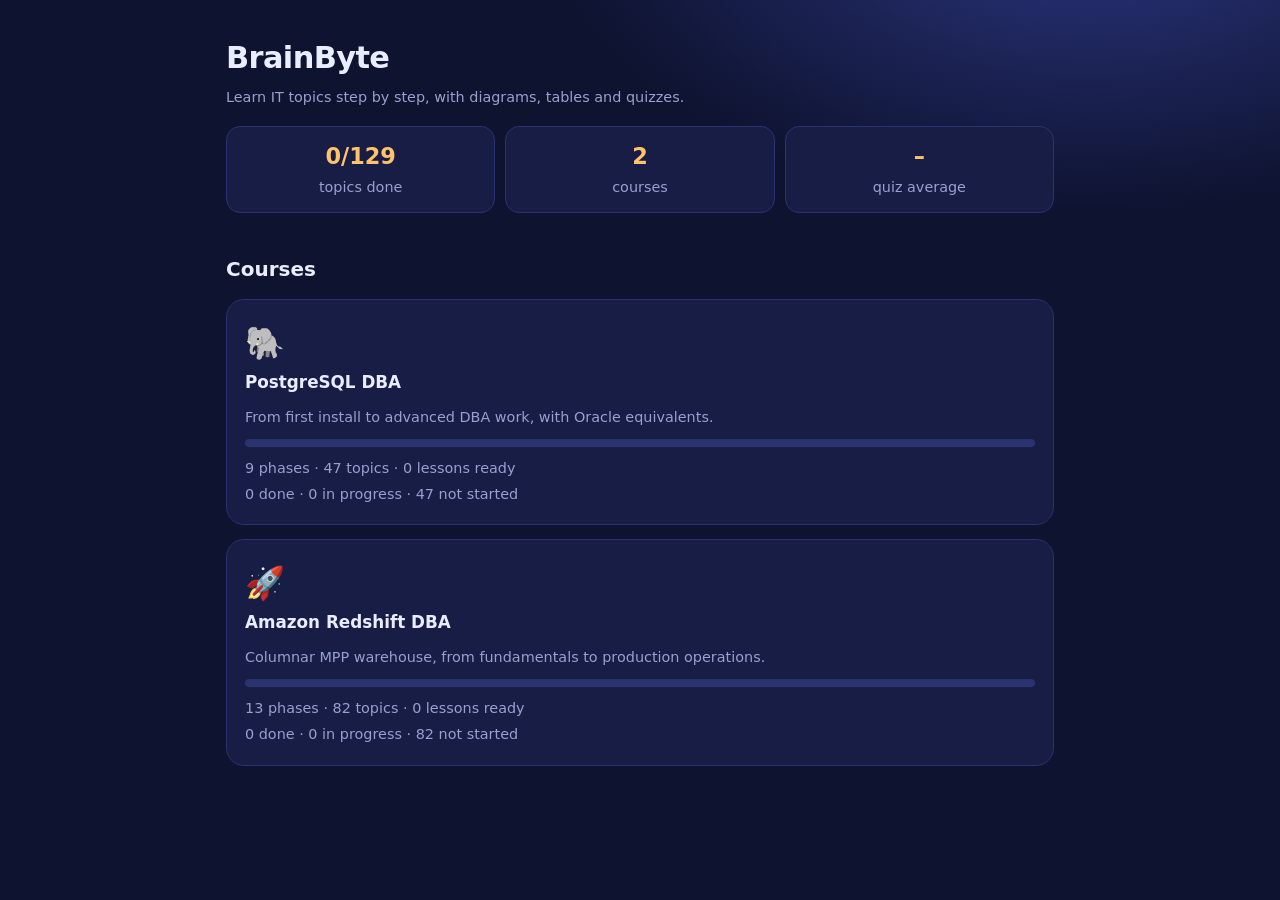
<file: index.html>
<!doctype html><html lang=en><head><meta charset=utf-8><meta name=viewport content="width=device-width,initial-scale=1,viewport-fit=cover"><meta name=theme-color content="#0e1330"><title>BrainByte</title><link rel=manifest href=manifest.json><link rel=apple-touch-icon href=icons/apple-touch-icon.png><meta name=mobile-web-app-capable content=yes><meta name=apple-mobile-web-app-capable content=yes><link rel=icon href=icons/icon-192.png><link rel=stylesheet href=app.css></head><body><div id=app></div>
<script src=app.js></script><script src=postgresql.js></script><script src=redshift.js></script><script>LH.home()</script><script src=install.js></script><script>if("serviceWorker"in navigator)addEventListener("load",()=>navigator.serviceWorker.register("sw.js"))</script></body></html>
</file>
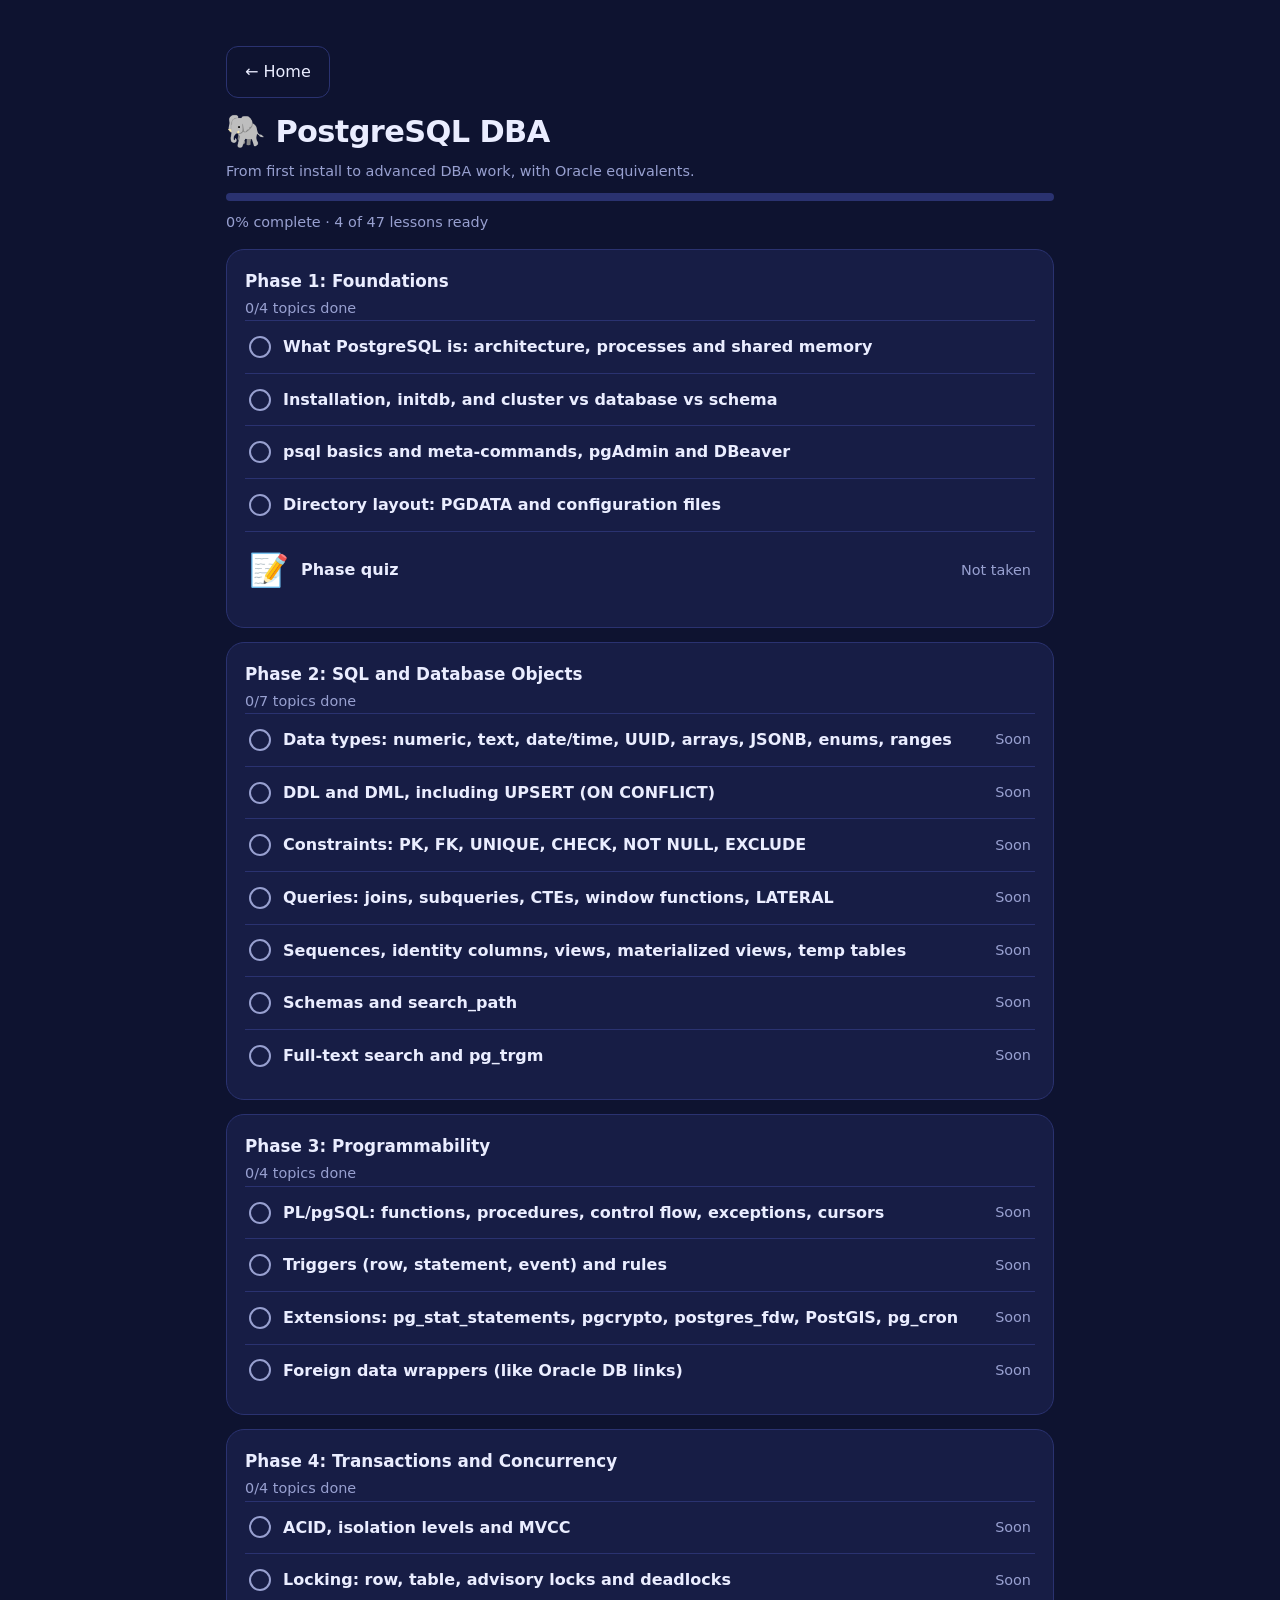
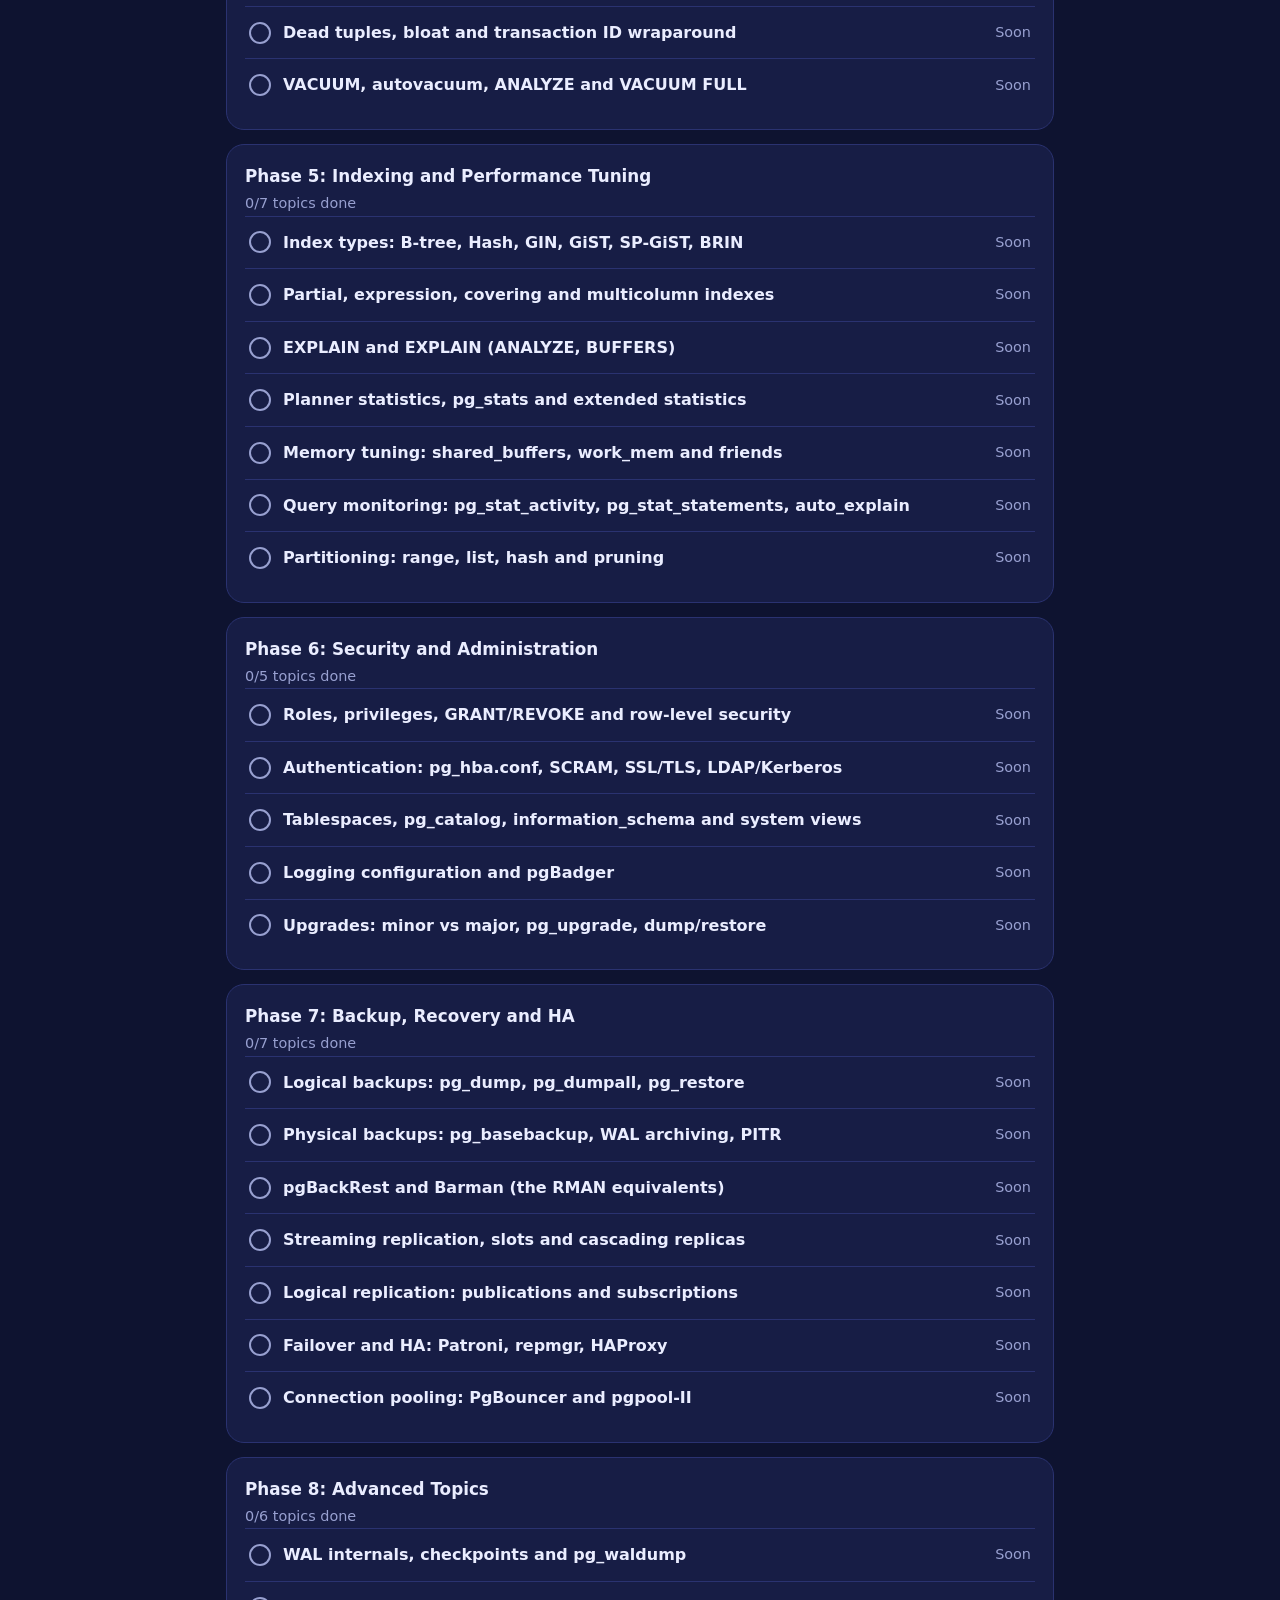
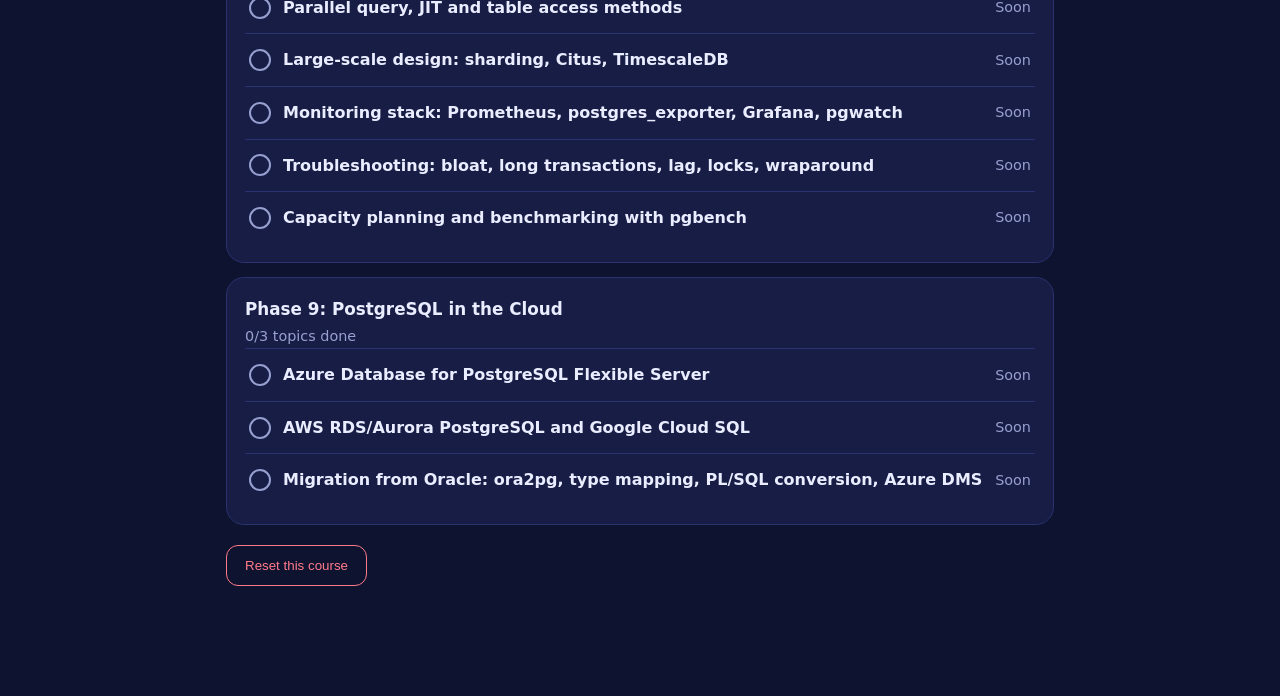
<file: postgresql.html>
<!doctype html><html lang=en><head><meta charset=utf-8><meta name=viewport content="width=device-width,initial-scale=1,viewport-fit=cover"><meta name=theme-color content="#0e1330"><title>BrainByte</title><link rel=manifest href=manifest.json><link rel=apple-touch-icon href=icons/apple-touch-icon.png><meta name=mobile-web-app-capable content=yes><meta name=apple-mobile-web-app-capable content=yes><link rel=icon href=icons/icon-192.png><link rel=stylesheet href=app.css></head><body><div id=app></div>
<script src=app.js></script><script src=postgresql.js></script><script src=pg-phase1.js></script><script src=pg-phase1b.js></script><script>LH.open('postgresql')</script><script src=install.js></script><script>if("serviceWorker"in navigator)addEventListener("load",()=>navigator.serviceWorker.register("sw.js"))</script></body></html>
</file>
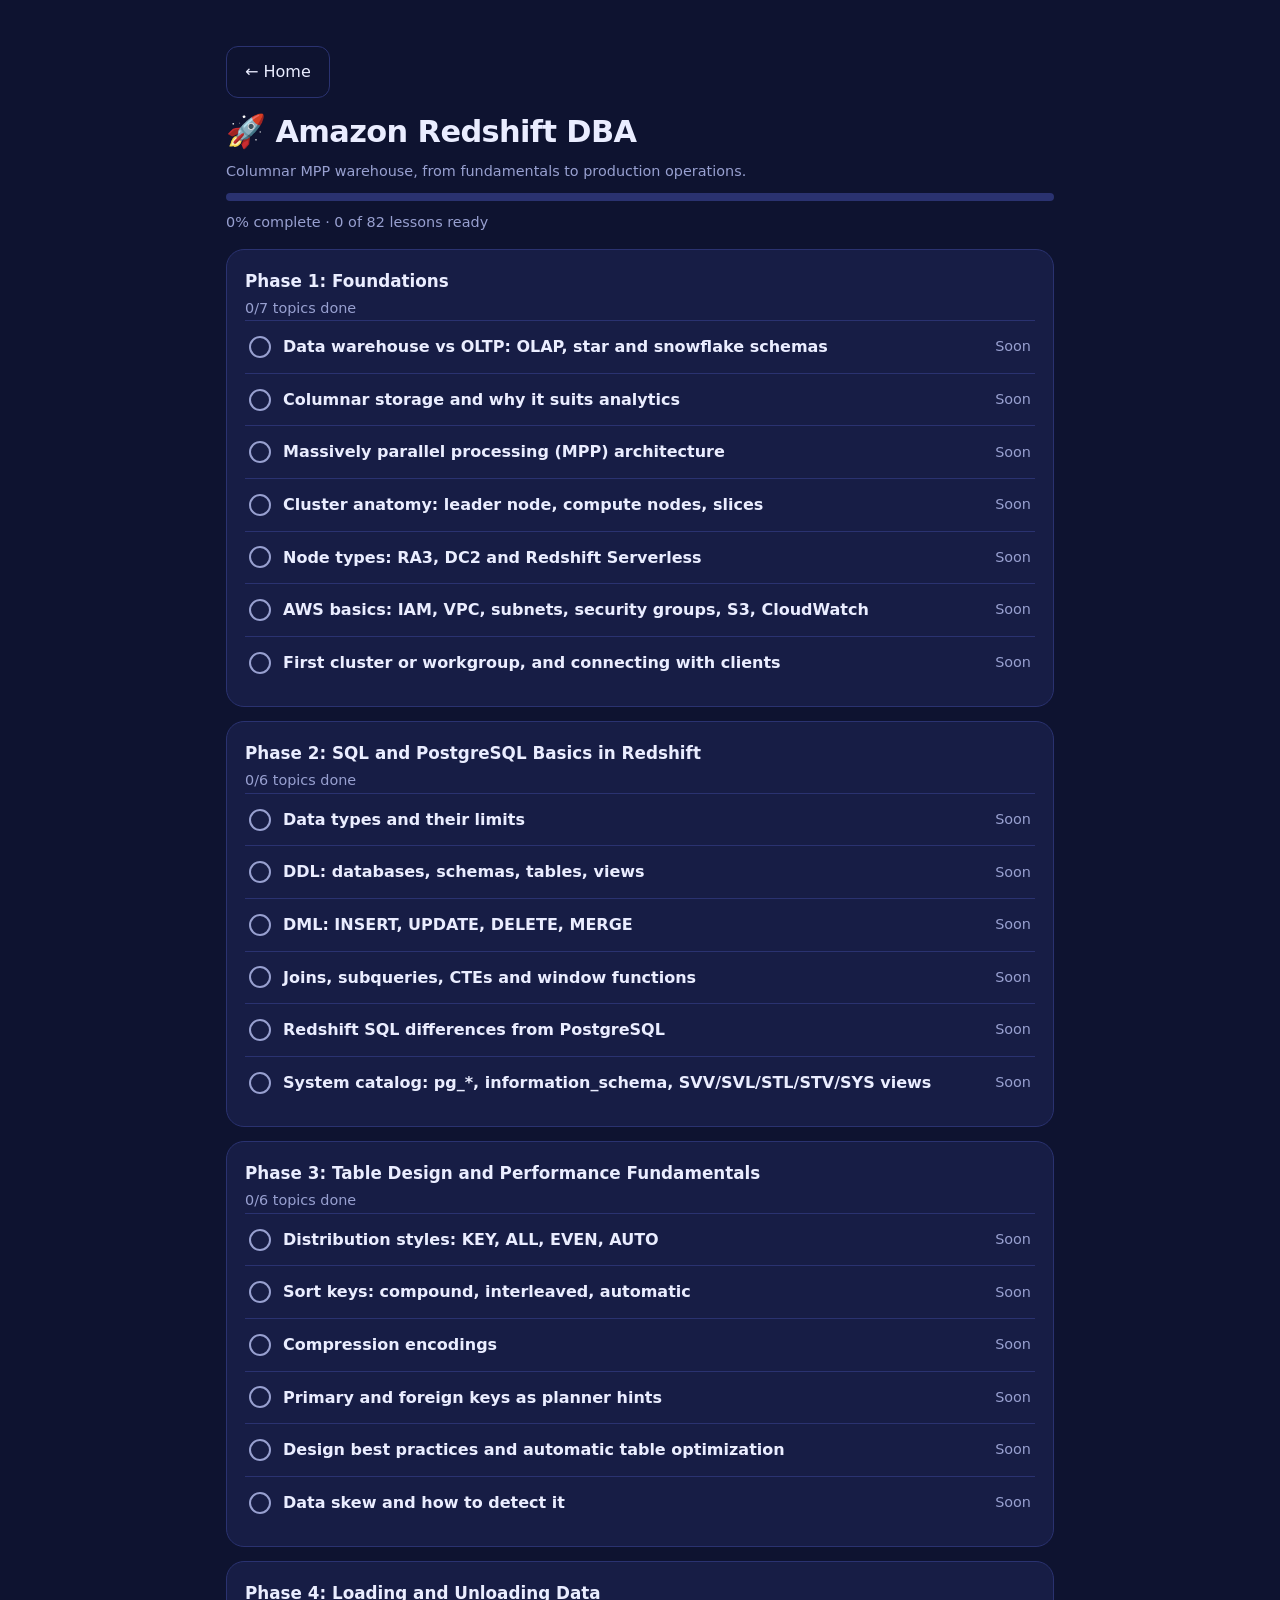
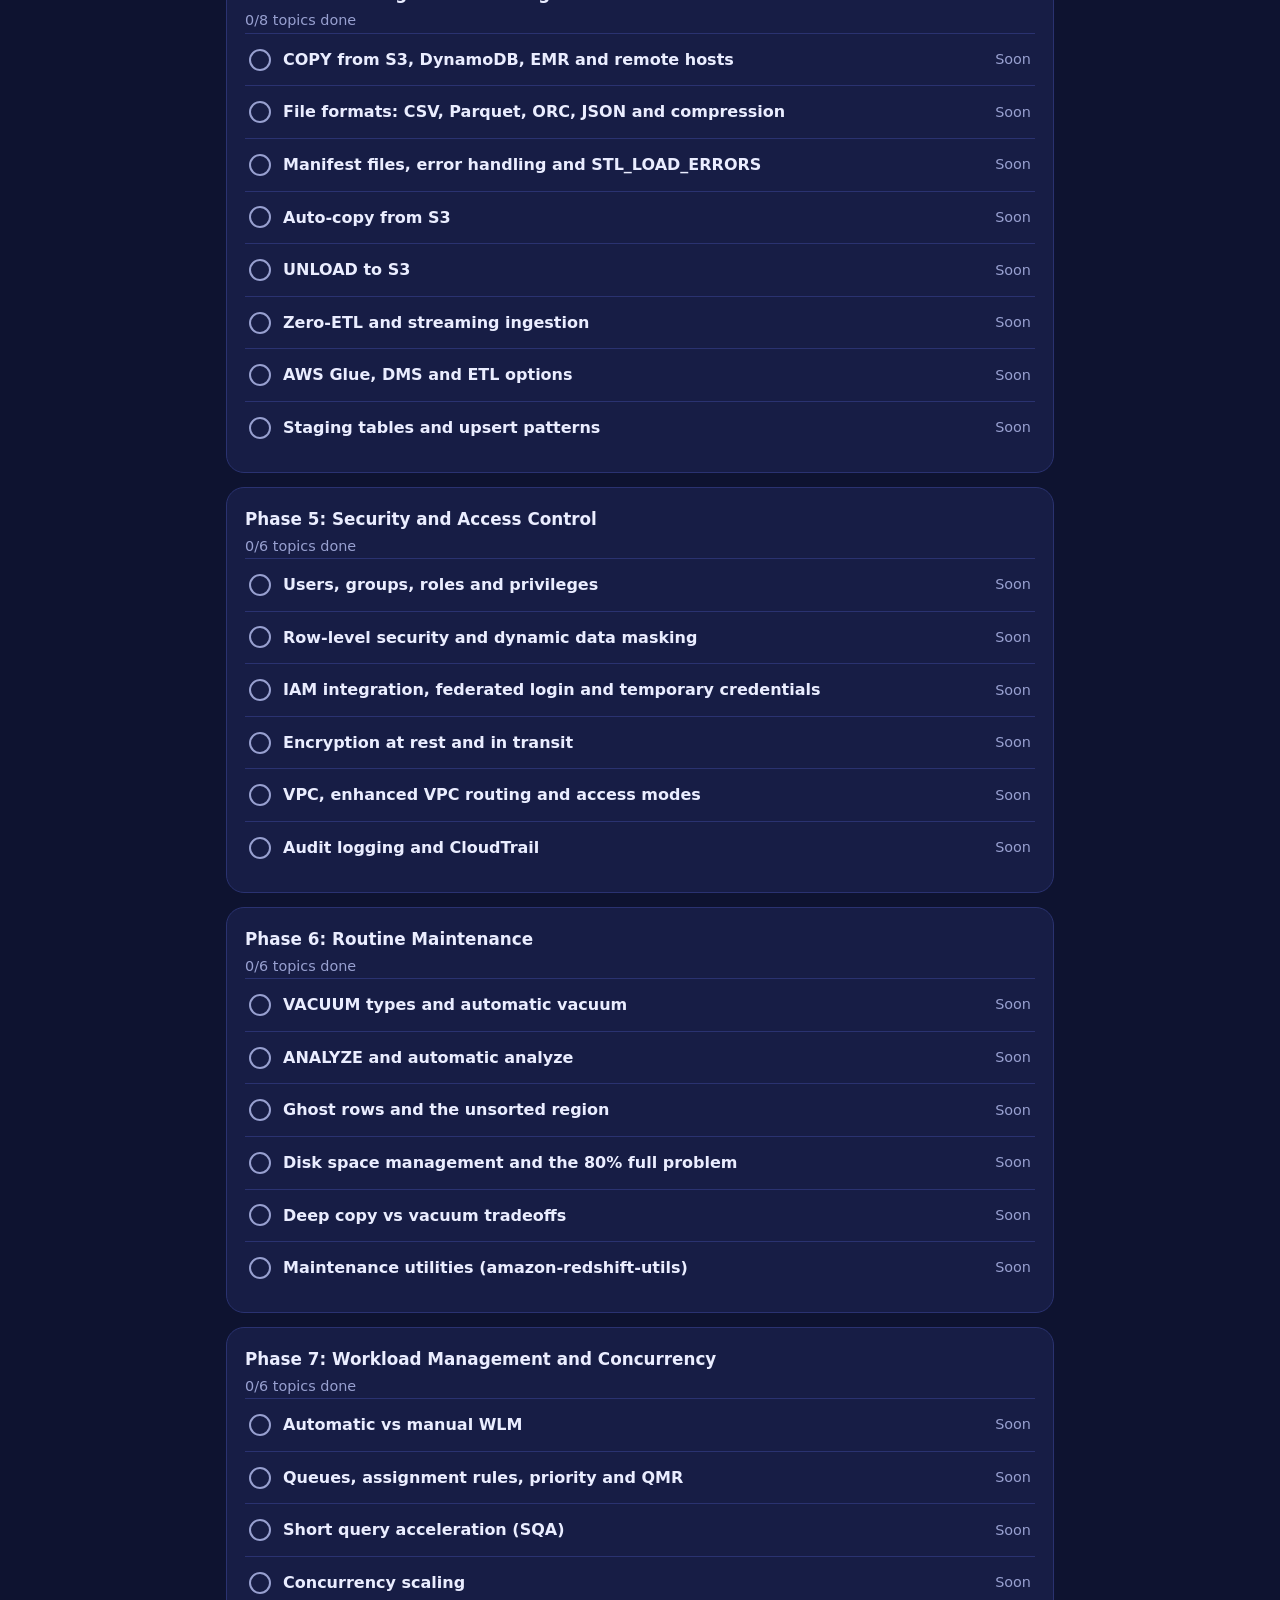
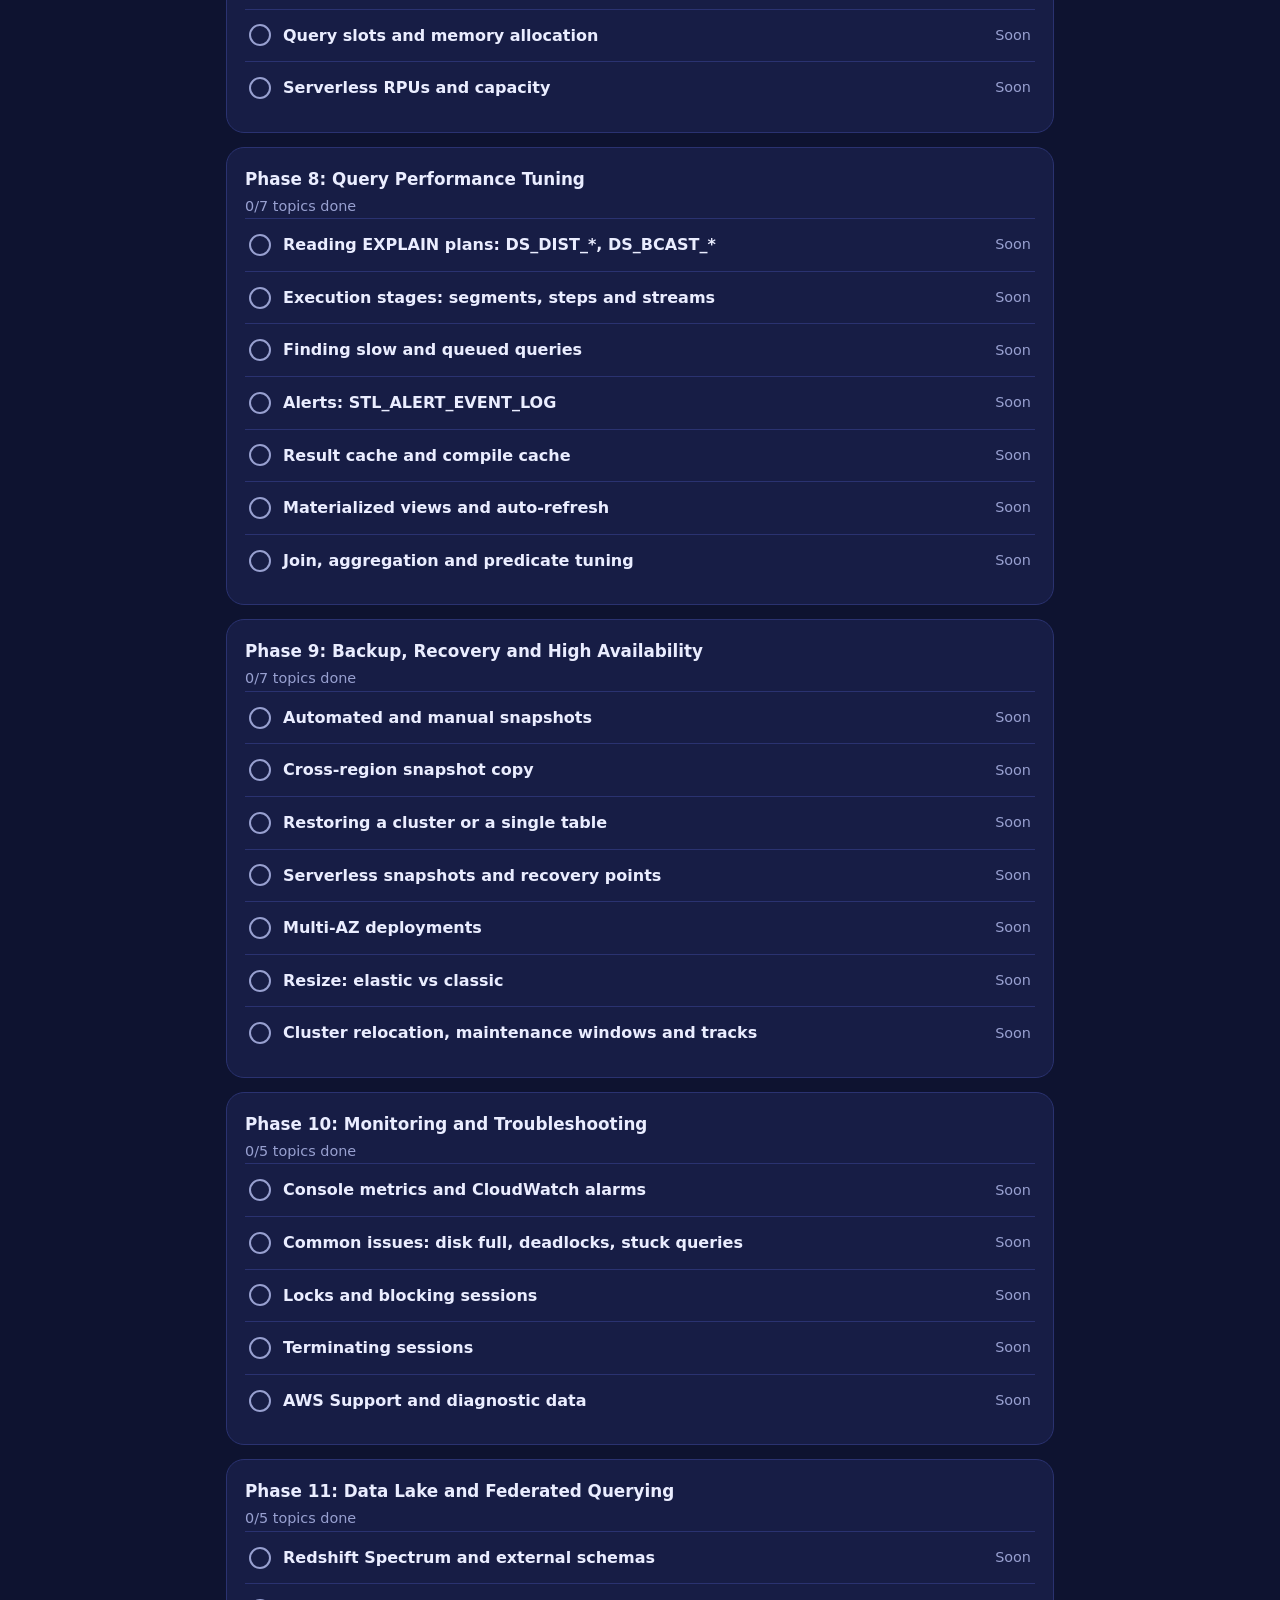
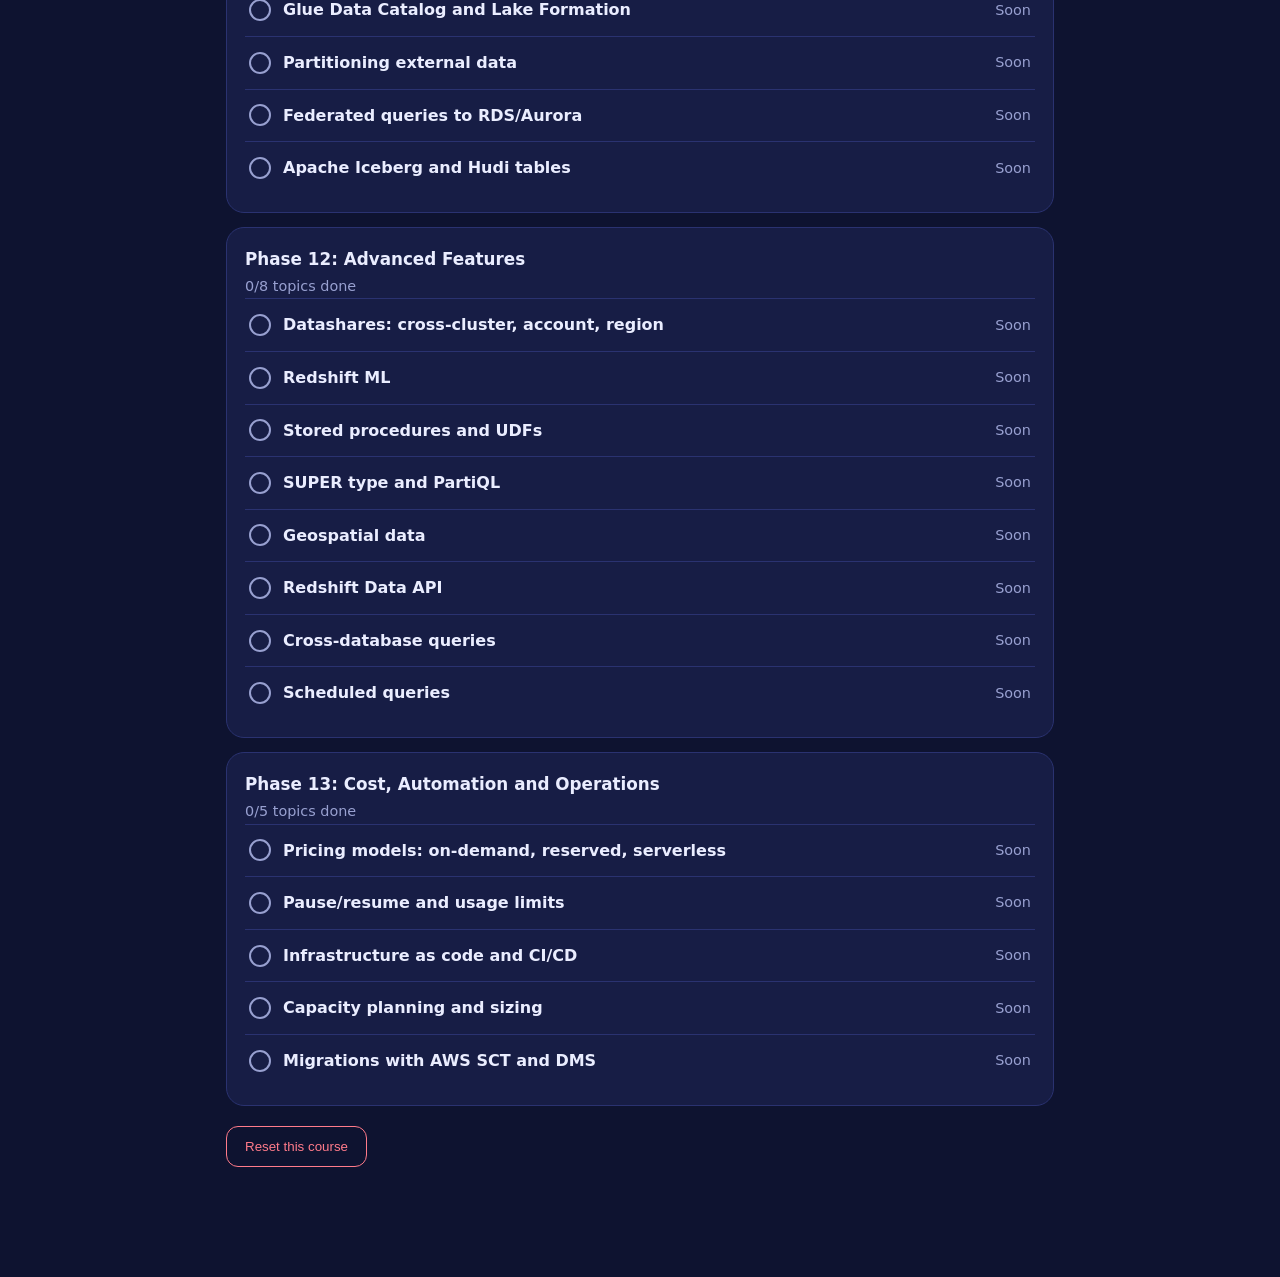
<file: redshift.html>
<!doctype html><html lang=en><head><meta charset=utf-8><meta name=viewport content="width=device-width,initial-scale=1,viewport-fit=cover"><meta name=theme-color content="#0e1330"><title>BrainByte</title><link rel=manifest href=manifest.json><link rel=apple-touch-icon href=icons/apple-touch-icon.png><meta name=mobile-web-app-capable content=yes><meta name=apple-mobile-web-app-capable content=yes><link rel=icon href=icons/icon-192.png><link rel=stylesheet href=app.css></head><body><div id=app></div>
<script src=app.js></script><script src=redshift.js></script><script>LH.open('redshift')</script><script src=install.js></script><script>if("serviceWorker"in navigator)addEventListener("load",()=>navigator.serviceWorker.register("sw.js"))</script></body></html>
</file>
